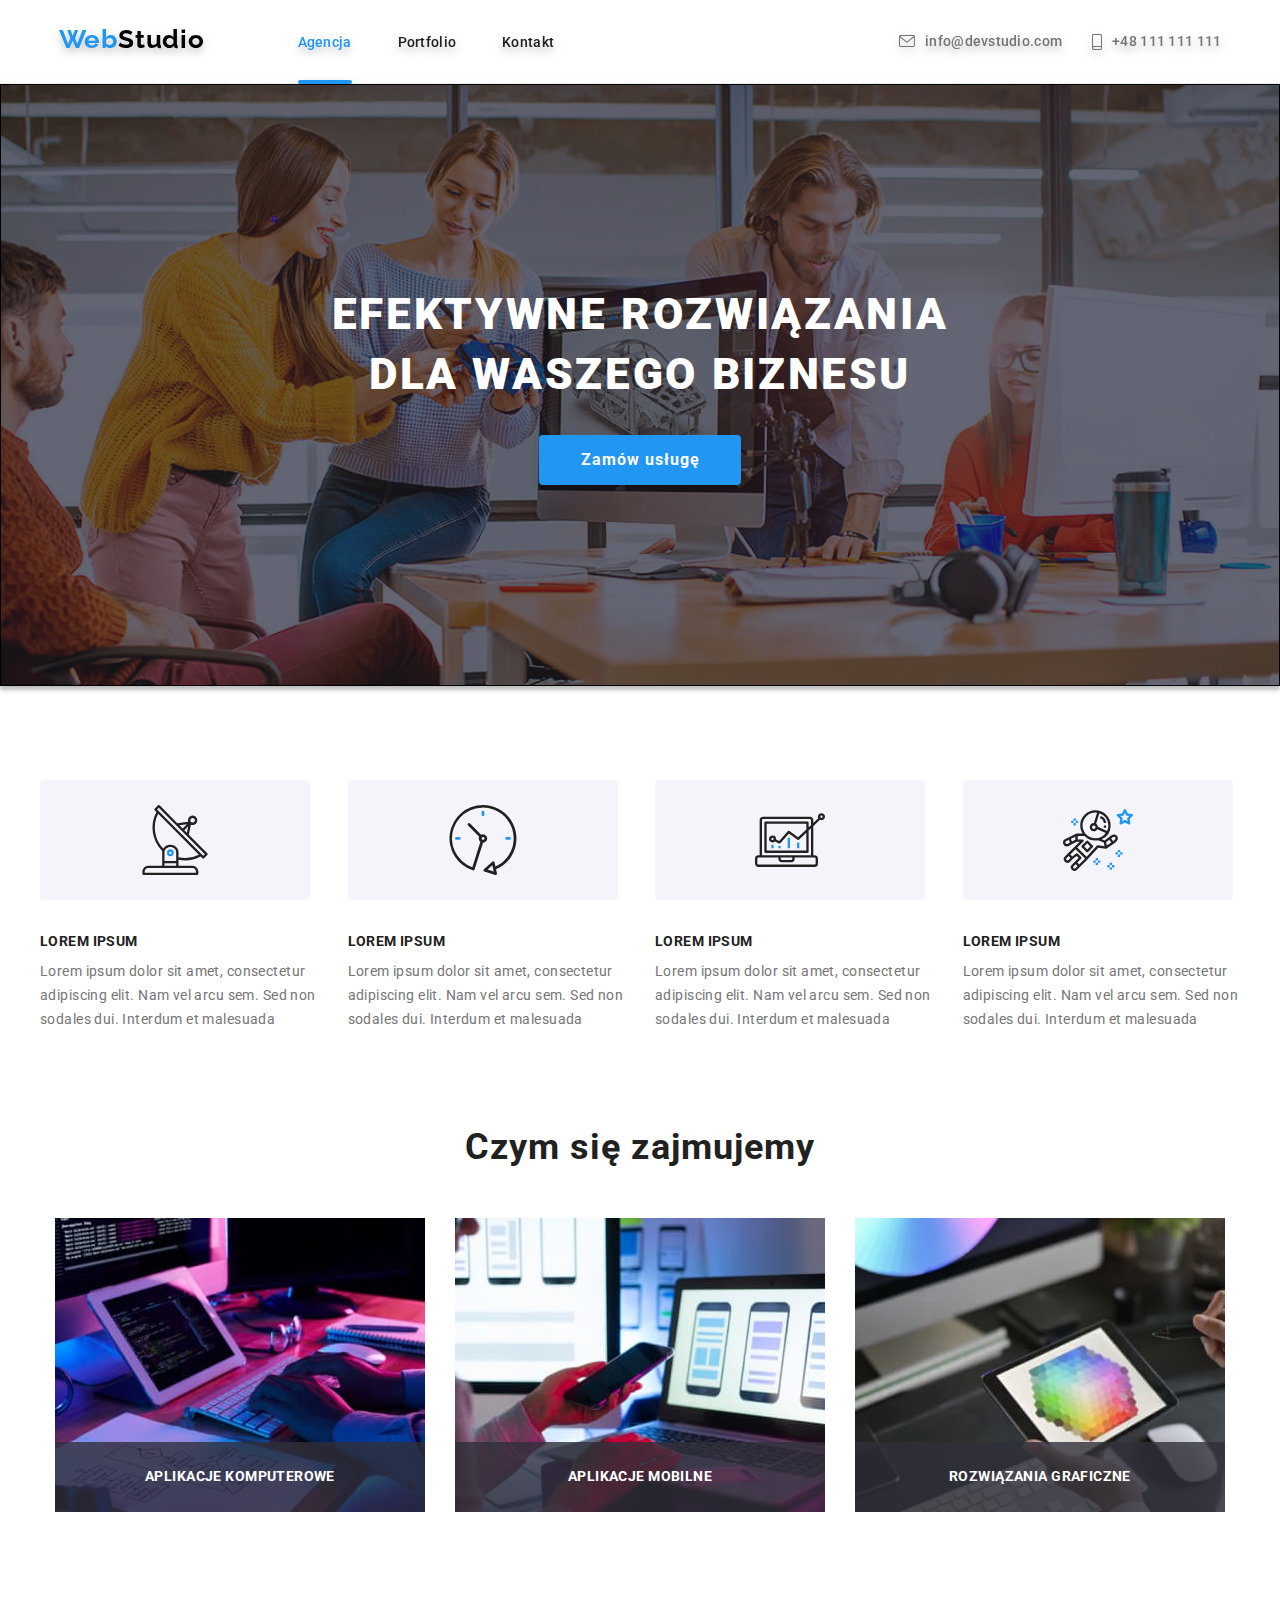
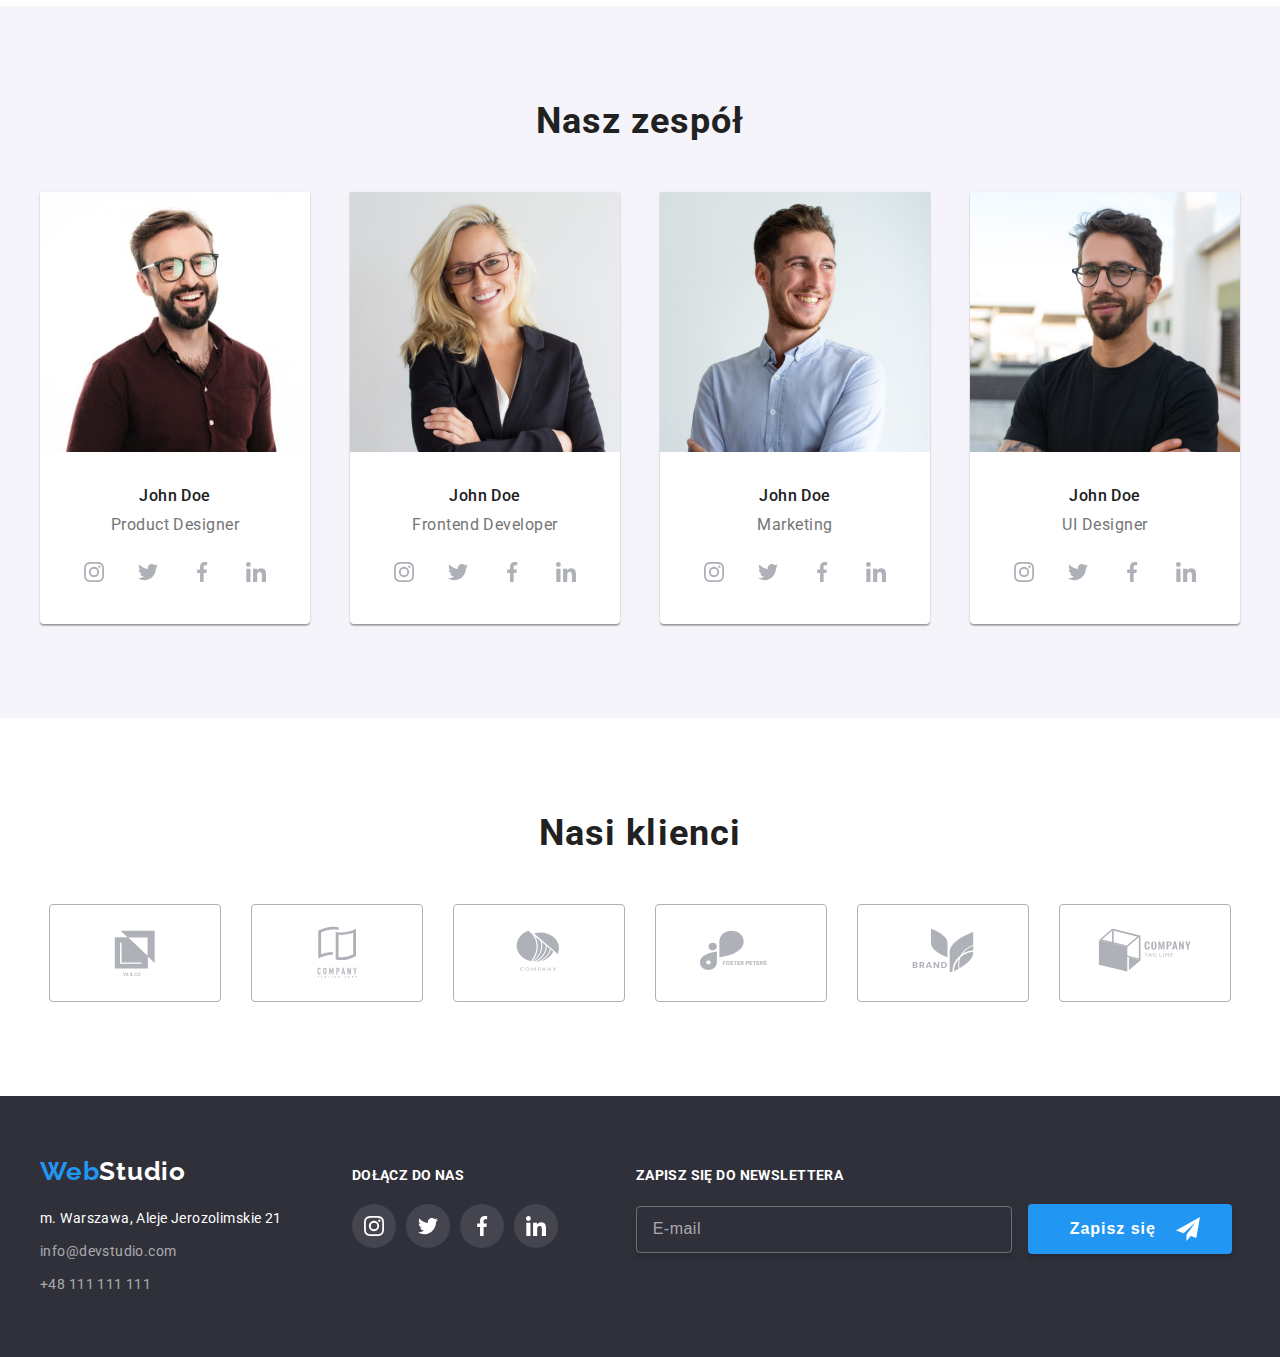
<file: index.html>
<!DOCTYPE html>
<html lang="pl">
  <head>
    <meta charset="UTF-8" />
    <meta http-equiv="X-UA-Compatible" content="IE=edge" />
    <meta
      name="description"
      content="Strona internetowa dotycząca rozwiązań biznesowych"
    />
    <title>Studio</title>
    <link rel="preconnect" href="https://fonts.googleapis.com" />
    <link rel="preconnect" href="https://fonts.gstatic.com" crossorigin />
    <link
      href="https://fonts.googleapis.com/css2?family=Raleway:wght@700&family=Roboto:wght@400;500;700;900&display=swap"
      rel="stylesheet"
    />
    <link
      rel="stylesheet"
      href="https://cdnjs.cloudflare.com/ajax/libs/modern-normalize/1.1.0/modern-normalize.min.css"
      integrity="sha512-wpPYUAdjBVSE4KJnH1VR1HeZfpl1ub8YT/NKx4PuQ5NmX2tKuGu6U/JRp5y+Y8XG2tV+wKQpNHVUX03MfMFn9Q=="
      crossorigin="anonymous"
      referrerpolicy="no-referrer"
    />
    <link href="./css/style.css" rel="stylesheet" />
  </head>
  <body>
    <header class="page-header">
      <div class="container">
        <div class="logo-box-header">
          <a class="logo" href="#">
            <span class="logo-style">Web</span>Studio</a
          >
        </div>
        <nav class="navigation">
          <ul class="menu">
            <div class="active">
              <li><a class="link" href="#">Agencja</a></li>
            </div>
            <li><a class="link" href="./portfolio.html">Portfolio</a></li>
            <li><a class="link" href="#">Kontakt</a></li>
          </ul>
        </nav>
        <ul class="contact-list">
          <li>
            <a class="contact" href="mailto:info@devstudio.com">
              <svg class="icon-envelope" width="16" height="12">
                <use href="./images/icons.svg#icon-envelope"></use>
              </svg>
              info@devstudio.com
            </a>
          </li>
          <li>
            <a class="contact" href="tel:+48111111111">
              <svg class="icon-smartphone" width="10" height="16">
                <use href="./images/icons.svg#icon-smartphone"></use>
              </svg>
              +48 111 111 111
            </a>
          </li>
        </ul>
      </div>
    </header>
    <main>
      <section class="section-1-main-page section">
        <div class="container">
          <div>
            <div class="h1-box">
              <h1 class="h1-style-main-page">
                EFEKTYWNE ROZWIĄZANIA DLA WASZEGO BIZNESU
              </h1>
            </div>
            <div class="button-box">
              <button class="button-main-page" type="button" data-modal-open>
                Zamów usługę
              </button>
            </div>
            <div class="backdrop is-hidden" data-modal>
              <div class="modal">
                <p class="title-form">Zostaw swoje dane w formularzu poniżej</p>
                <form class="form">
                  <label class="label" for="user_name">Imię</label>
                  <input
                    class="input"
                    type="text"
                    name="username"
                    id="user_name"
                  />
                  <label class="label" for="user_phone">Telefon</label>
                  <input
                    class="input"
                    type="tel"
                    name="phone_number"
                    id="user_phone"
                  />
                  <label class="label" for="user_email">Email</label>
                  <input
                    class="input"
                    type="email"
                    name="email"
                    id="user_email"
                  />
                  <label class="label" for="comment">Komentarz</label>
                  <textarea
                    class="text-area"
                    name="comment"
                    placeholder="Wprowadź tekst"
                    id="comment"
                  ></textarea>
                  <label class="check">
                    <input class="checkbox" type="checkbox" name="check" />
                    <span class="text-checkbox"
                      >Oświadczam iż akceptuję
                      <a class="link-checkbox" href="#">Regulamin</a> i
                      <a class="link-checkbox" href="#"
                        >Politykę Prywatności.</a
                      ></span
                    ></label
                  >
                  <button class="button-send" type="submit">Wyślij</button>
                </form>
                <button class="close-button" type="button" data-modal-close>
                  X
                </button>
              </div>
            </div>
          </div>
        </div>
      </section>
      <section class="section-2-main-page section">
        <div class="container">
          <ul class="text-list">
            <li>
              <svg width="270" height="120">
                <use href="./images/icons.svg#icon-antenna"></use>
              </svg>
              <h4 class="title-main-page">LOREM IPSUM</h4>
              <p class="text-main-page">
                Lorem ipsum dolor sit amet, consectetur adipiscing elit. Nam vel
                arcu sem. Sed non sodales dui. Interdum et malesuada
              </p>
            </li>
            <li>
              <svg width="270" height="120">
                <use href="./images/icons.svg#icon-clock"></use>
              </svg>
              <h4 class="title-main-page">LOREM IPSUM</h4>
              <p class="text-main-page">
                Lorem ipsum dolor sit amet, consectetur adipiscing elit. Nam vel
                arcu sem. Sed non sodales dui. Interdum et malesuada
              </p>
            </li>
            <li>
              <svg width="270" height="120">
                <use href="./images/icons.svg#icon-diagram"></use>
              </svg>
              <h4 class="title-main-page">LOREM IPSUM</h4>
              <p class="text-main-page">
                Lorem ipsum dolor sit amet, consectetur adipiscing elit. Nam vel
                arcu sem. Sed non sodales dui. Interdum et malesuada
              </p>
            </li>
            <li>
              <svg width="270" height="120">
                <use href="./images/icons.svg#icon-astronaut"></use>
              </svg>
              <h4 class="title-main-page">LOREM IPSUM</h4>
              <p class="text-main-page">
                Lorem ipsum dolor sit amet, consectetur adipiscing elit. Nam vel
                arcu sem. Sed non sodales dui. Interdum et malesuada
              </p>
            </li>
          </ul>
        </div>
      </section>
      <section class="section">
        <div class="container">
          <div class="section-what-we-do">
            <div class="h2-box">
              <h2 class="h2-style-main-page">Czym się zajmujemy</h2>
            </div>
            <ul class="images-list">
              <li class="images-overlay">
                <img
                  src="./images/img1.jpg"
                  alt="Programista pracuje przy swoim stanowisku"
                  width="370"
                  height="294"
                />
                <div class="overlay">
                  <p class="text-overlay">APLIKACJE KOMPUTEROWE</p>
                </div>
              </li>
              <li class="images-overlay">
                <img
                  src="./images/img2.jpg"
                  alt="Projektant Web UI opracowuje aplikację na smartfony"
                  width="370"
                  height="294"
                />
                <div class="overlay">
                  <p class="text-overlay">APLIKACJE MOBILNE</p>
                </div>
              </li>
              <li class="images-overlay">
                <img
                  src="./images/img3.jpg"
                  alt="Dobór kolorów na tablecie graficznym"
                  width="370"
                  height="294"
                />
                <div class="overlay">
                  <p class="text-overlay">ROZWIĄZANIA GRAFICZNE</p>
                </div>
              </li>
            </ul>
          </div>
        </div>
      </section>
      <section class="section-4-main-page">
        <div class="container">
          <div class="section">
            <div class="h2-box-team">
              <h2 class="h2-style-main-page">Nasz zespół</h2>
            </div>
            <ul class="profile-list">
              <li>
                <figure class="profile-box">
                  <img
                    src="./images/img4.jpg"
                    alt="Zdjęcie członka zespołu imieniem John Doe"
                    width="270"
                    height="260"
                  />
                  <figcaption class="figcaption">
                    <p class="figcaption-name-main-page">John Doe</p>
                    <p class="figcaption-position-main-page">
                      Product Designer
                    </p>
                    <div>
                      <ul class="social-links-list">
                        <li class="social-links">
                          <svg class="ellipse" width="20" height="20">
                            <use
                              href="./images/icons.svg#icon-instagram1"
                            ></use>
                          </svg>
                        </li>
                        <li class="social-links">
                          <svg class="ellipse" width="20" height="20">
                            <use href="./images/icons.svg#icon-twitter1"></use>
                          </svg>
                        </li>
                        <li class="social-links">
                          <svg class="ellipse" width="20" height="20">
                            <use href="./images/icons.svg#icon-facebook1"></use>
                          </svg>
                        </li>
                        <li class="social-links">
                          <svg class="ellipse" width="20" height="20">
                            <use href="./images/icons.svg#icon-linkedin1"></use>
                          </svg>
                        </li>
                      </ul>
                    </div>
                  </figcaption>
                </figure>
              </li>
              <li>
                <figure class="profile-box">
                  <img
                    src="./images/img5.jpg"
                    alt="Zdjęcie członka zespołu imieniem John Doe"
                    width="270"
                    height="260"
                  />
                  <figcaption class="figcaption">
                    <p class="figcaption-name-main-page">John Doe</p>
                    <p class="figcaption-position-main-page">
                      Frontend Developer
                    </p>
                    <div>
                      <ul class="social-links-list">
                        <li class="social-links">
                          <svg class="ellipse" width="20" height="20">
                            <use
                              href="./images/icons.svg#icon-instagram1"
                            ></use>
                          </svg>
                        </li>
                        <li class="social-links">
                          <svg class="ellipse" width="20" height="20">
                            <use href="./images/icons.svg#icon-twitter1"></use>
                          </svg>
                        </li>
                        <li class="social-links">
                          <svg class="ellipse" width="20" height="20">
                            <use href="./images/icons.svg#icon-facebook1"></use>
                          </svg>
                        </li>
                        <li class="social-links">
                          <svg class="ellipse" width="20" height="20">
                            <use href="./images/icons.svg#icon-linkedin1"></use>
                          </svg>
                        </li>
                      </ul>
                    </div>
                  </figcaption>
                </figure>
              </li>
              <li>
                <figure class="profile-box">
                  <img
                    src="./images/img6.jpg"
                    alt="Zdjęcie członka zespołu imieniem John Doe"
                    width="270"
                    height="260"
                  />
                  <figcaption class="figcaption">
                    <p class="figcaption-name-main-page">John Doe</p>
                    <p class="figcaption-position-main-page">Marketing</p>
                    <div>
                      <ul class="social-links-list">
                        <li class="social-links">
                          <svg class="ellipse" width="20" height="20">
                            <use
                              href="./images/icons.svg#icon-instagram1"
                            ></use>
                          </svg>
                        </li>
                        <li class="social-links">
                          <svg class="ellipse" width="20" height="20">
                            <use href="./images/icons.svg#icon-twitter1"></use>
                          </svg>
                        </li>
                        <li class="social-links">
                          <svg class="ellipse" width="20" height="20">
                            <use href="./images/icons.svg#icon-facebook1"></use>
                          </svg>
                        </li>
                        <li class="social-links">
                          <svg class="ellipse" width="20" height="20">
                            <use href="./images/icons.svg#icon-linkedin1"></use>
                          </svg>
                        </li>
                      </ul>
                    </div>
                  </figcaption>
                </figure>
              </li>
              <li>
                <figure class="profile-box">
                  <img
                    src="./images/img7.jpg"
                    alt="Zdjęcie członka zespołu imieniem John Doe"
                    width="270"
                    height="260"
                  />
                  <figcaption class="figcaption">
                    <p class="figcaption-name-main-page">John Doe</p>
                    <p class="figcaption-position-main-page">UI Designer</p>
                    <div>
                      <ul class="social-links-list">
                        <li class="social-links">
                          <svg class="ellipse" width="20" height="20">
                            <use
                              href="./images/icons.svg#icon-instagram1"
                            ></use>
                          </svg>
                        </li>
                        <li class="social-links">
                          <svg class="ellipse" width="20" height="20">
                            <use href="./images/icons.svg#icon-twitter1"></use>
                          </svg>
                        </li>
                        <li class="social-links">
                          <svg class="ellipse" width="20" height="20">
                            <use href="./images/icons.svg#icon-facebook1"></use>
                          </svg>
                        </li>
                        <li class="social-links">
                          <svg class="ellipse" width="20" height="20">
                            <use href="./images/icons.svg#icon-linkedin1"></use>
                          </svg>
                        </li>
                      </ul>
                    </div>
                  </figcaption>
                </figure>
              </li>
            </ul>
          </div>
        </div>
      </section>
      <section class="section">
        <div class="container">
          <div class="section-our-clients">
            <h2 class="h2-style-main-page">Nasi klienci</h2>
            <ul class="clients-list">
              <li class="client client-1">
                <svg class="logo-client" width="41" height="46.7">
                  <use href="./images/icons.svg#icon-client1"></use>
                </svg>
              </li>
              <li class="client client-2">
                <svg class="logo-client" width="40" height="52">
                  <use href="./images/icons.svg#icon-client2"></use>
                </svg>
              </li>
              <li class="client client-3">
                <svg class="logo-client" width="43.46" height="41.18">
                  <use href="./images/icons.svg#icon-client3"></use>
                </svg>
              </li>
              <li class="client client-4">
                <svg class="logo-client-foster" width="84.44" height="40.62">
                  <use href="./images/icons.svg#icon-client4"></use>
                </svg>
              </li>
              <li class="client client-5">
                <svg class="logo-client" width="62.54" height="45.43">
                  <use href="./images/icons.svg#icon-client5"></use>
                </svg>
              </li>
              <li class="client client-6">
                <svg class="logo-client" width="93.79" height="43.93">
                  <use href="./images/icons.svg#icon-client6"></use>
                </svg>
              </li>
            </ul>
          </div>
        </div>
      </section>
    </main>
    <footer class="footer-style">
      <div class="container">
        <div class="footer-box">
          <div class="logo-box-footer">
            <a class="logo-footer" href="#">
              <span class="logo-style">Web</span>Studio</a
            >
          </div>
          <address class="address-box">
            <p class="address-style">m. Warszawa, Aleje Jerozolimskie 21</p>
            <p>
              <a class="contact-footer" href="mailto:info@devstudio.com"
                >info@devstudio.com</a
              >
            </p>
            <p>
              <a class="contact-footer" href="tel:+48111111111"
                >+48 111 111 111</a
              >
            </p>
          </address>
        </div>
        <div class="footer-social-links">
          <p class="text-join-us">DOŁĄCZ DO NAS</p>
          <ul class="social-links-list">
            <li class="social-links-background">
              <svg class="footer-ellipse" width="20" height="20">
                <use href="./images/icons.svg#icon-instagram1"></use>
              </svg>
            </li>
            <li class="social-links-background">
              <svg class="footer-ellipse" width="20" height="20">
                <use href="./images/icons.svg#icon-twitter1"></use>
              </svg>
            </li>
            <li class="social-links-background">
              <svg class="footer-ellipse" width="20" height="20">
                <use href="./images/icons.svg#icon-facebook1"></use>
              </svg>
            </li>
            <li class="social-links-background">
              <svg class="footer-ellipse" width="20" height="20">
                <use href="./images/icons.svg#icon-linkedin1"></use>
              </svg>
            </li>
          </ul>
        </div>
        <div class="form-footer">
          <form>
            <label for="useremail"></label>
            <p class="text-sign-up">ZAPISZ SIĘ DO NEWSLETTERA</p>
            <input
              class="input-email"
              type="email"
              name="email"
              placeholder="E-mail"
              id="useremail"
            />
            <button class="button-text-sign-up" type="submit">
              Zapisz się
              <svg class="icon-send" width="24" height="24">
                <use href="./images/icons.svg#icon-send"></use>
              </svg>
            </button>
          </form>
        </div>
      </div>
    </footer>
    <script src="./js/modal.js"></script>
  </body>
</html>
</file>
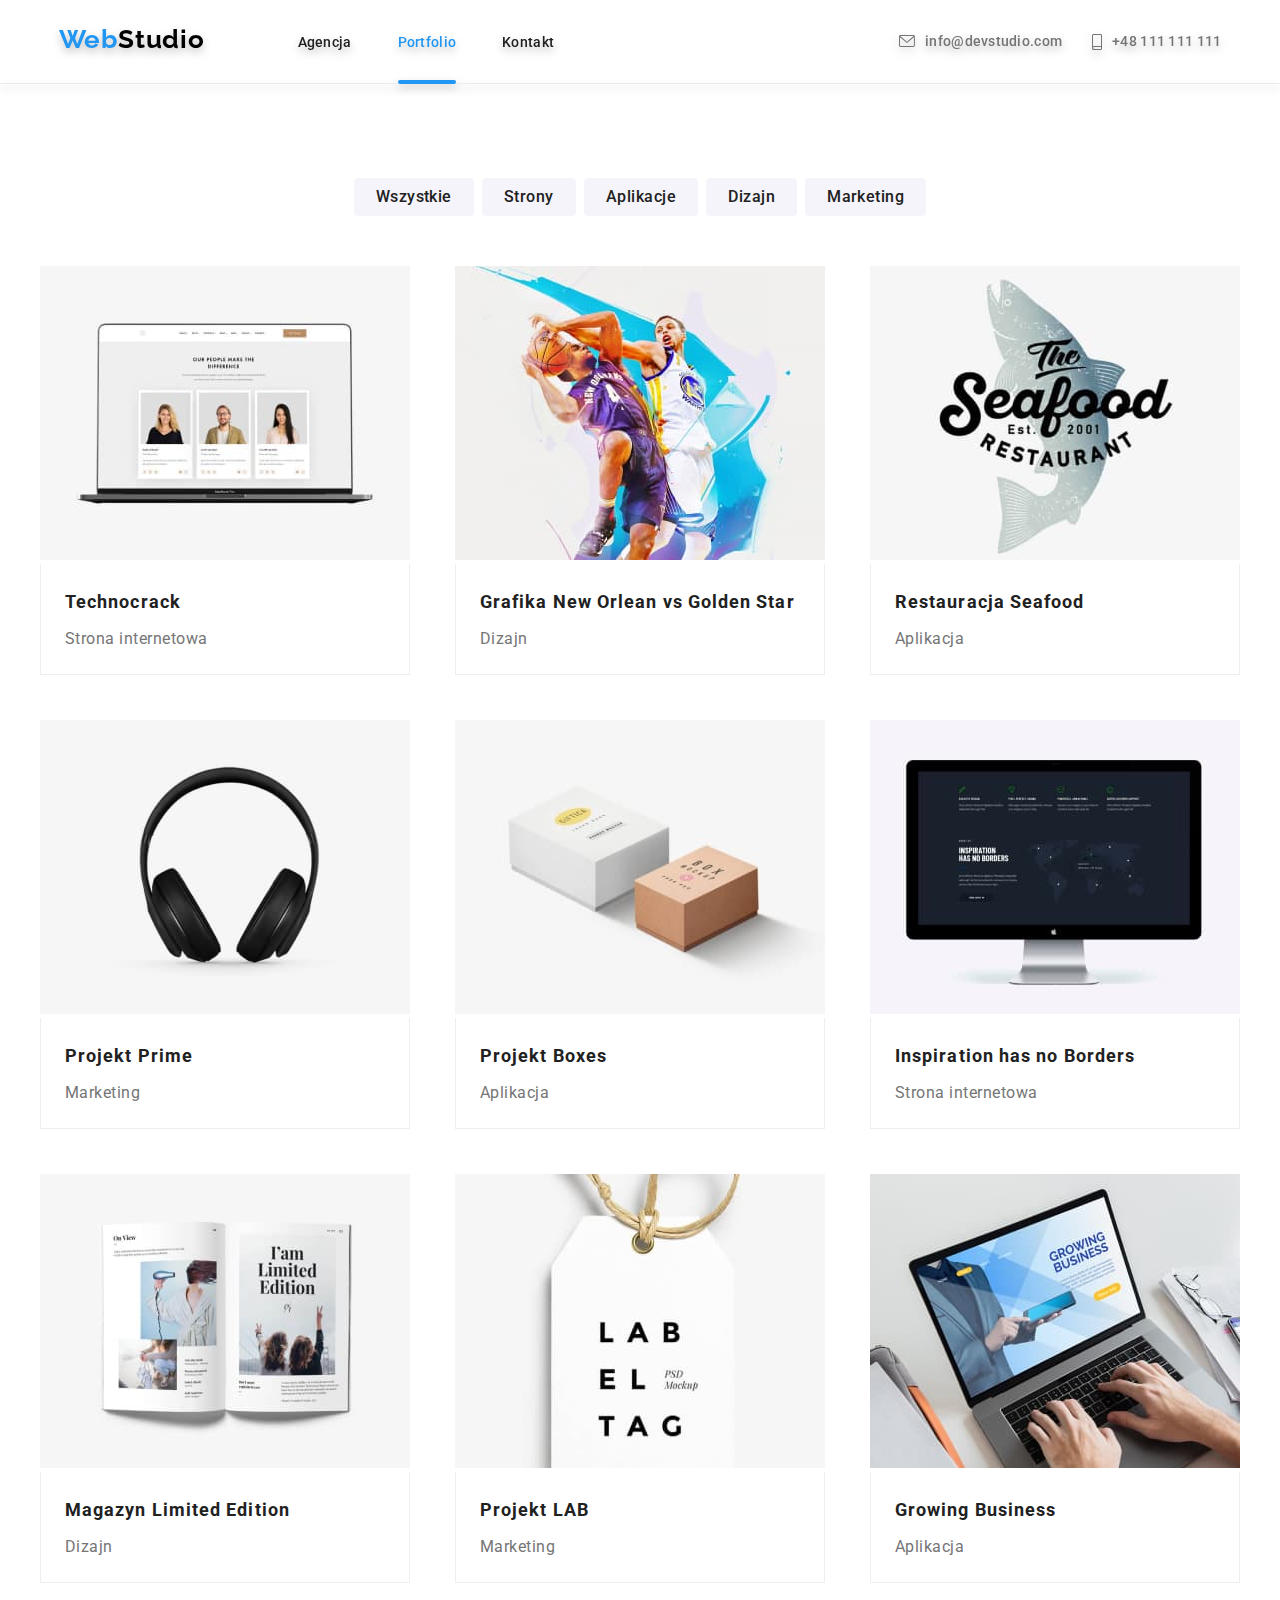
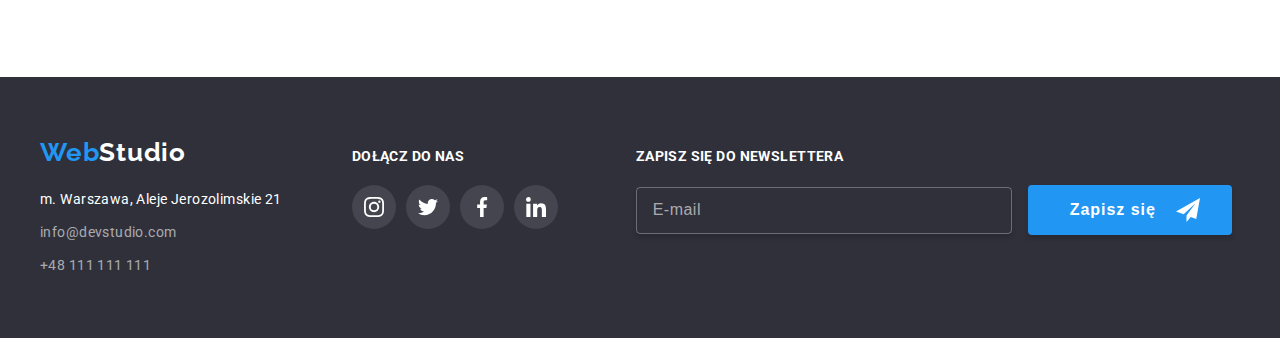
<file: portfolio.html>
<!DOCTYPE html>
<html lang="pl">
  <head>
    <meta charset="UTF-8" />
    <meta http-equiv="X-UA-Compatible" content="IE=edge" />
    <meta name="viewport" content="width=device-width, initial-scale=1.0" />
    <title>Portfolio</title>
    <link rel="preconnect" href="https://fonts.googleapis.com" />
    <link rel="preconnect" href="https://fonts.gstatic.com" crossorigin />
    <link
      href="https://fonts.googleapis.com/css2?family=Raleway:wght@700&family=Roboto:wght@400;500;700;900&display=swap"
      rel="stylesheet"
    />
    <link
      rel="stylesheet"
      href="https://cdnjs.cloudflare.com/ajax/libs/modern-normalize/1.1.0/modern-normalize.min.css"
      integrity="sha512-wpPYUAdjBVSE4KJnH1VR1HeZfpl1ub8YT/NKx4PuQ5NmX2tKuGu6U/JRp5y+Y8XG2tV+wKQpNHVUX03MfMFn9Q=="
      crossorigin="anonymous"
      referrerpolicy="no-referrer"
    />
    <link href="./css/style.css" rel="stylesheet" />
  </head>
  <body>
    <header class="page-header">
      <div class="container">
        <div class="logo-box-header">
          <a class="logo" href="./index.html">
            <span class="logo-style">Web</span>Studio</a
          >
        </div>
        <nav class="navigation">
          <ul class="menu">
            <li><a class="link" href="./index.html">Agencja</a></li>
            <div class="active">
              <li><a class="link" href="#">Portfolio</a></li>
            </div>
            <li><a class="link" href="#">Kontakt</a></li>
          </ul>
        </nav>
        <ul class="contact-list">
          <li>
            <a class="contact" href="mailto:info@devstudio.com">
              <svg class="icon-envelope" width="16" height="12">
                <use href="./images/icons.svg#icon-envelope"></use>
              </svg>
              info@devstudio.com
            </a>
          </li>
          <li>
            <a class="contact" href="tel:+48111111111">
              <svg class="icon-smartphone" width="10" height="16">
                <use href="./images/icons.svg#icon-smartphone"></use>
              </svg>
              +48 111 111 111
            </a>
          </li>
        </ul>
      </div>
    </header>
    <main class="section">
      <div class="container">
        <div>
          <div>
            <ul class="filters">
              <li>
                <button class="filter-1 button" type="button">Wszystkie</button>
              </li>
              <li>
                <button class="filter-2 button" type="button">Strony</button>
              </li>
              <li>
                <button class="filter-3 button" type="button">Aplikacje</button>
              </li>
              <li>
                <button class="filter-4 button" type="button">Dizajn</button>
              </li>
              <li>
                <button class="filter-5 button" type="button">Marketing</button>
              </li>
            </ul>
          </div>
          <div>
            <ul class="projects">
              <li>
                <article class="card">
                  <div class="cards-hover">
                    <img
                      src="./images/images-porfolio/techno.jpg"
                      alt="Zdjęcie laptopa z wyświetloną stroną internetową"
                      width="370"
                      height="294"
                    />
                    <div class="overlay-portfolio">
                      <p class="text-overlay-portfolio">
                        Technocrack jest popularną platformą wykorzystywaną do
                        rozpowszechniania koronawirusa. Firmy wykorzystują tę
                        platformę do celów szpiegowskich i ataków na
                        niezabezpieczone serwery konkurencji
                      </p>
                    </div>
                  </div>
                  <div class="card-text-border">
                    <div class="card-text">
                      <h3 class="title-portfolio">Technocrack</h3>
                      <p class="category-portfolio">Strona internetowa</p>
                    </div>
                  </div>
                </article>
              </li>
              <li>
                <article class="card">
                  <div class="cards-hover">
                    <img
                      src="./images/images-porfolio/grafika.jpg"
                      alt="Zdjęcie dwóch koszykarzy"
                      width="370"
                      height="294"
                    />
                    <div class="overlay-portfolio">
                      <p class="text-overlay-portfolio">
                        Technocrack jest popularną platformą wykorzystywaną do
                        rozpowszechniania koronawirusa. Firmy wykorzystują tę
                        platformę do celów szpiegowskich i ataków na
                        niezabezpieczone serwery konkurencji
                      </p>
                    </div>
                  </div>
                  <div class="card-text-border">
                    <div class="card-text">
                      <h3 class="title-portfolio">
                        Grafika New Orlean vs Golden Star
                      </h3>
                      <p class="category-portfolio">Dizajn</p>
                    </div>
                  </div>
                </article>
              </li>
              <li>
                <article class="card">
                  <div class="cards-hover">
                    <img
                      src="./images/images-porfolio/restauracja.jpg"
                      alt="Logo restauracji"
                      width="370"
                      height="294"
                    />
                    <div class="overlay-portfolio">
                      <p class="text-overlay-portfolio">
                        Technocrack jest popularną platformą wykorzystywaną do
                        rozpowszechniania koronawirusa. Firmy wykorzystują tę
                        platformę do celów szpiegowskich i ataków na
                        niezabezpieczone serwery konkurencji
                      </p>
                    </div>
                  </div>
                  <div class="card-text-border">
                    <div class="card-text">
                      <h3 class="title-portfolio">Restauracja Seafood</h3>
                      <p class="category-portfolio">Aplikacja</p>
                    </div>
                  </div>
                </article>
              </li>
              <li>
                <article class="card">
                  <div class="cards-hover">
                    <img
                      src="./images/images-porfolio/prime.jpg"
                      alt="Headphone"
                      width="370"
                      height="294"
                    />
                    <div class="overlay-portfolio">
                      <p class="text-overlay-portfolio">
                        Technocrack jest popularną platformą wykorzystywaną do
                        rozpowszechniania koronawirusa. Firmy wykorzystują tę
                        platformę do celów szpiegowskich i ataków na
                        niezabezpieczone serwery konkurencji
                      </p>
                    </div>
                  </div>
                  <div class="card-text-border">
                    <div class="card-text">
                      <h3 class="title-portfolio">Projekt Prime</h3>
                      <p class="category-portfolio">Marketing</p>
                    </div>
                  </div>
                </article>
              </li>
              <li>
                <article class="card">
                  <div class="cards-hover">
                    <img
                      src="./images/images-porfolio/boxes.jpg"
                      alt="Dwa małe pudełka"
                      width="370"
                      height="294"
                    />
                    <div class="overlay-portfolio">
                      <p class="text-overlay-portfolio">
                        Technocrack jest popularną platformą wykorzystywaną do
                        rozpowszechniania koronawirusa. Firmy wykorzystują tę
                        platformę do celów szpiegowskich i ataków na
                        niezabezpieczone serwery konkurencji
                      </p>
                    </div>
                  </div>
                  <div class="card-text-border">
                    <div class="card-text">
                      <h3 class="title-portfolio">Projekt Boxes</h3>
                      <p class="category-portfolio">Aplikacja</p>
                    </div>
                  </div>
                </article>
              </li>
              <li>
                <article class="card">
                  <div class="cards-hover">
                    <img
                      src="./images/images-porfolio/inspiration.jpg"
                      alt="Zdjęcie monitora z wyświetloną stroną internetową"
                      width="370"
                      height="294"
                    />
                    <div class="overlay-portfolio">
                      <p class="text-overlay-portfolio">
                        Technocrack jest popularną platformą wykorzystywaną do
                        rozpowszechniania koronawirusa. Firmy wykorzystują tę
                        platformę do celów szpiegowskich i ataków na
                        niezabezpieczone serwery konkurencji
                      </p>
                    </div>
                  </div>
                  <div class="card-text-border">
                    <div class="card-text">
                      <h3 class="title-portfolio">
                        Inspiration has no Borders
                      </h3>
                      <p class="category-portfolio">Strona internetowa</p>
                    </div>
                  </div>
                </article>
              </li>
              <li>
                <article class="card">
                  <div class="cards-hover">
                    <img
                      src="./images/images-porfolio/magazyn.jpg"
                      alt="Zdjęcie magazynu"
                      width="370"
                      height="294"
                    />
                    <div class="overlay-portfolio">
                      <p class="text-overlay-portfolio">
                        Technocrack jest popularną platformą wykorzystywaną do
                        rozpowszechniania koronawirusa. Firmy wykorzystują tę
                        platformę do celów szpiegowskich i ataków na
                        niezabezpieczone serwery konkurencji
                      </p>
                    </div>
                  </div>
                  <div class="card-text-border">
                    <div class="card-text">
                      <h3 class="title-portfolio">Magazyn Limited Edition</h3>
                      <p class="category-portfolio">Dizajn</p>
                    </div>
                  </div>
                </article>
              </li>
              <li>
                <article class="card">
                  <div class="cards-hover">
                    <img
                      src="./images/images-porfolio/lab.jpg"
                      alt="Zdjęcie etykietki"
                      width="370"
                      height="294"
                    />
                    <div class="overlay-portfolio">
                      <p class="text-overlay-portfolio">
                        Technocrack jest popularną platformą wykorzystywaną do
                        rozpowszechniania koronawirusa. Firmy wykorzystują tę
                        platformę do celów szpiegowskich i ataków na
                        niezabezpieczone serwery konkurencji
                      </p>
                    </div>
                  </div>
                  <div class="card-text-border">
                    <div class="card-text">
                      <h3 class="title-portfolio">Projekt LAB</h3>
                      <p class="category-portfolio">Marketing</p>
                    </div>
                  </div>
                </article>
              </li>
              <li>
                <article class="card">
                  <div class="cards-hover">
                    <img
                      src="./images/images-porfolio/growing.jpg"
                      alt="Osoba pisząca na klawiaturze laptopa z wyświetloną stroną internetową Growing Business"
                      width="370"
                      height="294"
                    />
                    <div class="overlay-portfolio">
                      <p class="text-overlay-portfolio">
                        Technocrack jest popularną platformą wykorzystywaną do
                        rozpowszechniania koronawirusa. Firmy wykorzystują tę
                        platformę do celów szpiegowskich i ataków na
                        niezabezpieczone serwery konkurencji
                      </p>
                    </div>
                  </div>
                  <div class="card-text-border">
                    <div class="card-text">
                      <h3 class="title-portfolio">Growing Business</h3>
                      <p class="category-portfolio">Aplikacja</p>
                    </div>
                  </div>
                </article>
              </li>
            </ul>
          </div>
        </div>
      </div>
    </main>
    <footer class="footer-style">
      <div class="container">
        <div class="footer-box">
          <div class="logo-box-footer">
            <a class="logo-footer" href="./index.html">
              <span class="logo-style">Web</span>Studio</a
            >
          </div>
          <address class="address-box">
            <p class="address-style">m. Warszawa, Aleje Jerozolimskie 21</p>
            <p class="mail-footer">
              <a class="contact-footer" href="mailto:info@devstudio.com"
                >info@devstudio.com</a
              >
            </p>
            <p class="tel-footer">
              <a class="contact-footer" href="tel:+48111111111"
                >+48 111 111 111</a
              >
            </p>
          </address>
        </div>
        <div class="footer-social-links">
          <p class="text-join-us">DOŁĄCZ DO NAS</p>
          <ul class="social-links-list">
            <li class="social-links-background">
              <svg class="footer-ellipse" width="20" height="20">
                <use href="./images/icons.svg#icon-instagram1"></use>
              </svg>
            </li>
            <li class="social-links-background">
              <svg class="footer-ellipse" width="20" height="20">
                <use href="./images/icons.svg#icon-twitter1"></use>
              </svg>
            </li>
            <li class="social-links-background">
              <svg class="footer-ellipse" width="20" height="20">
                <use href="./images/icons.svg#icon-facebook1"></use>
              </svg>
            </li>
            <li class="social-links-background">
              <svg class="footer-ellipse" width="20" height="20">
                <use href="./images/icons.svg#icon-linkedin1"></use>
              </svg>
            </li>
          </ul>
        </div>
        <div class="form-footer">
          <form>
            <label for="user_email"></label>
            <p class="text-sign-up">ZAPISZ SIĘ DO NEWSLETTERA</p>
            <input
              class="input-email"
              type="email"
              name="email"
              placeholder="E-mail"
              id="user_email"
            />
            <button class="button-text-sign-up" type="submit">
              Zapisz się
              <svg class="icon-send" width="24" height="24">
                <use href="./images/icons.svg#icon-send"></use>
              </svg>
            </button>
          </form>
        </div>
      </div>
    </footer>
  </body>
</html>
</file>
<file: css/style.css>
* {
  margin: 0;
  padding: 0;
}
:root {
  --main-text-color: #212121;
  --color-hover: #2196f3;
  --color-logo-header: #000;
  --color-text-primary: #757575;
  --color-text-secondary: #fff;
  --color-background-primary: #2f303a;
  --color-contact-footer: #fff9;
  --color-background-secondary: #f5f4fa;
}
body {
  font-family: "Roboto", sans-serif;
  color: var(--main-text-color);
}
.container {
  max-width: 1200px;
  margin: 0 auto;
  display: flex;
}
.page-header {
  display: flex;
  align-items: center;
  border-bottom: 1px solid #ececec;
  filter: drop-shadow(0px 4px 4px rgba(0, 0, 0, 0.25));
}
.logo-box-header {
  padding-top: 24px;
  padding-bottom: 25px;
}
.navigation {
  display: flex;
  align-items: center;
  padding-top: 32px;
  padding-bottom: 32px;
}
.menu {
  display: flex;
  gap: 46px;
  list-style-type: none;
  margin-left: 93px;
}
.contact-list {
  display: flex;
  align-items: center;
  list-style-type: none;
  gap: 30px;
  margin-left: 345px;
}
.logo {
  font-family: "Raleway";
  font-weight: 700;
  font-size: 26px;
  line-height: 1.19;
  letter-spacing: 0.03em;
  text-decoration: none;
  color: var(--color-logo-header);
}
.logo-style {
  color: var(--color-hover);
}
body .link {
  font-weight: 500;
  font-size: 14px;
  line-height: 1.14;
  letter-spacing: 0.02em;
  text-decoration: none;
  color: inherit;
}
.link:hover,
.link:focus {
  color: var(--color-hover);
  transition-duration: 250ms;
  transition-timing-function: cubic-bezier(0.4, 0, 0.2, 1);
}
.active {
  position: relative;
  color: var(--color-hover);
}
.active::after {
  content: "";
  position: absolute;
  background-color: var(--color-hover);
  border-radius: 2px;
  display: block;
  width: 100%;
  height: 4px;
  bottom: -33px;
}
.contact {
  font-weight: 500;
  font-size: 14px;
  line-height: 1.14;
  letter-spacing: 0.02em;
  color: var(--color-text-primary);
  text-decoration: none;
  display: flex;
  align-items: center;
}
.icon-envelope,
.icon-smartphone {
  --color5: currentColor;
  margin-right: 10px;
}
.contact:hover,
.contact:focus {
  color: var(--color-hover);
  transition-duration: 250ms;
  transition-timing-function: cubic-bezier(0.4, 0, 0.2, 1);
}
.section {
  padding-top: 94px;
  padding-bottom: 94px;
}
.filters {
  list-style-type: none;
  display: flex;
  gap: 8px;
  margin-bottom: 50px;
  justify-content: center;
}
body .button {
  font-family: inherit;
  font-weight: 500;
  font-size: 16px;
  line-height: 1.63;
  text-align: center;
  letter-spacing: 0.03em;
  color: inherit;
  cursor: pointer;
  background-color: var(--color-background-secondary);
  border-radius: 4px;
  border: none;
  padding-bottom: 6px;
  padding-top: 6px;
  padding-left: 22px;
  padding-right: 22px;
}
.button:hover,
.button:focus {
  background-color: var(--color-hover);
  color: var(--color-text-secondary);
  box-shadow: 0px 3px 1px rgba(0, 0, 0, 0.1), 0px 1px 2px rgba(0, 0, 0, 0.08),
    0px 2px 2px rgba(0, 0, 0, 0.12);
  transition-duration: 250ms;
  transition-timing-function: cubic-bezier(0.4, 0, 0.2, 1);
}
.projects {
  display: flex;
  flex-wrap: wrap;
  gap: 45px;
  list-style-type: none;
}
.card {
  flex-basis: calc((100%-90px) / 3);
  display: flex;
  flex-direction: column;
  cursor: pointer;
}
.card:hover,
.card:focus {
  box-shadow: 0px 1px 1px rgba(0, 0, 0, 0.12), 0px 4px 4px rgba(0, 0, 0, 0.06),
    1px 4px 6px rgba(0, 0, 0, 0.16);
  transition-duration: 250ms;
  transition-timing-function: cubic-bezier(0.4, 0, 0.2, 1);
}
.cards-hover {
  position: relative;
  overflow: hidden;
}
.overlay-portfolio {
  position: absolute;
  width: 100%;
  height: 100%;
  background-color: rgba(33, 150, 243, 0.9);
  transform: translateY(0);
  transition-duration: 250ms;
  transition-timing-function: cubic-bezier(0.4, 0, 0.2, 1);
}
.cards-hover:hover .overlay-portfolio {
  transform: translateY(-100%);
}
.text-overlay-portfolio {
  font-size: 18px;
  line-height: 28px;
  letter-spacing: 0.03em;
  padding: 49px 45px 49px 24px;
  color: var(--color-text-secondary);
}
.card-text-border {
  border-right: 1px solid #eee;
  border-bottom: 1px solid #eee;
  border-left: 1px solid #eee;
  padding-bottom: 20px;
}
.card-text {
  display: flex;
  flex-direction: column;
  gap: 4px;
  padding-top: 20px;
  padding-left: 24px;
}
.title-portfolio {
  font-size: 18px;
  line-height: 2;
  letter-spacing: 0.06em;
}
.category-portfolio {
  font-size: 16px;
  line-height: 1.88;
  letter-spacing: 0.03em;
  color: var(--color-text-primary);
}
.footer-style {
  background-color: var(--color-background-primary);
}
.footer-box {
  padding-top: 60px;
  padding-bottom: 60px;
}
.logo-box-footer {
  margin-bottom: 20px;
}
.logo-footer {
  font-family: "Raleway";
  font-weight: 700;
  font-size: 26px;
  line-height: 1.19;
  letter-spacing: 0.03em;
  text-decoration: none;
  color: var(--color-text-secondary);
}
.address-box {
  display: flex;
  flex-direction: column;
  gap: 9px;
}
.address-style {
  font-style: normal;
  font-size: 14px;
  line-height: 1.71;
  letter-spacing: 0.03em;
  color: var(--color-text-secondary);
}
.contact-footer {
  font-style: normal;
  font-size: 14px;
  line-height: 1.71;
  letter-spacing: 0.03em;
  text-decoration: none;
  color: var(--color-contact-footer);
}
.contact-footer:hover,
.contact-footer:focus {
  color: var(--color-hover);
  transition-duration: 250ms;
  transition-timing-function: cubic-bezier(0.4, 0, 0.2, 1);
}
.footer-social-links {
  padding-top: 72px;
  padding-bottom: 100px;
  margin-left: 70px;
}
.text-join-us,
.text-sign-up {
  font-weight: 700;
  font-size: 14px;
  line-height: 1.14;
  letter-spacing: 0.03em;
  text-transform: uppercase;
  color: var(--color-text-secondary);
  margin-bottom: 20px;
}
.social-links-background {
  border-radius: 50%;
  padding: 12px;
  display: flex;
  justify-content: center;
  align-items: center;
  cursor: pointer;
  background-color: #ffffff1a;
  color: var(--color-text-secondary);
}
.footer-ellipse {
  --color1: currentColor;
}
.social-links-background:hover,
.social-links-background:focus {
  background-color: var(--color-hover);
  color: var(--color-text-secondary);
  transition-duration: 250ms;
  transition-timing-function: cubic-bezier(0.4, 0, 0.2, 1);
}
.form-footer {
  padding-top: 72px;
  padding-bottom: 94px;
  margin-left: 78px;
  display: flex;
}
.input-email {
  border: 1px solid rgba(255, 255, 255, 0.3);
  box-shadow: 0px 4px 4px rgba(0, 0, 0, 0.15);
  border-radius: 4px;
  background-color: transparent;
  padding-top: 15px;
  padding-bottom: 15px;
  padding-left: 16px;
  width: 358px;
}
.input-email::placeholder {
  font-size: 16px;
  line-height: 1.25;
  letter-spacing: 0.03em;
  color: rgba(255, 255, 255, 0.6);
}
.button-text-sign-up {
  font-weight: 700;
  font-size: 16px;
  line-height: 1.88;
  text-align: center;
  letter-spacing: 0.06em;
  color: var(--color-text-secondary);
  padding: 10px 76px 10px 42px;
  background-color: var(--color-hover);
  box-shadow: 0px 4px 4px rgba(0, 0, 0, 0.15);
  border-radius: 4px;
  border-style: none;
  margin-left: 12px;
  position: relative;
  cursor: pointer;
}
.icon-send {
  position: absolute;
  top: 50%;
  transform: translateY(-50%);
  left: 148px;
}
.section-1-main-page {
  background-color: var(--color-background-primary);
  padding-top: 200px;
  padding-bottom: 200px;
  background-image: linear-gradient(
      0deg,
      rgba(47, 48, 58, 0.4),
      rgba(47, 48, 58, 0.4)
    ),
    url("../images/imgback.jpg");
  background-position: center center;
  background-repeat: no-repeat;
  border: 1px solid #000000;
  box-shadow: 0px 4px 4px 0px #00000040;
}
.h1-box {
  padding-right: 252px;
  margin-bottom: 30px;
  padding-left: 252px;
}
.h1-style-main-page {
  font-weight: 900;
  font-size: 44px;
  line-height: 1.36;
  text-align: center;
  letter-spacing: 0.06em;
  text-transform: uppercase;
  color: var(--color-text-secondary);
}
.button-box {
  display: flex;
  justify-content: center;
}
body .button-main-page {
  font-family: inherit;
  font-weight: 700;
  font-size: 16px;
  line-height: 1.88;
  text-align: center;
  letter-spacing: 0.06em;
  color: var(--color-text-secondary);
  background-color: var(--color-hover);
  cursor: pointer;
  padding-top: 10px;
  padding-right: 41px;
  padding-bottom: 10px;
  padding-left: 42px;
  border-radius: 4px;
  border: none;
  box-shadow: 0px 4px 4px 0px #00000026;
}
.backdrop {
  position: fixed;
  left: 0;
  top: 0;
  width: 100%;
  height: 100%;
  background-color: rgba(0, 0, 0, 0.2);
  z-index: 1;
  transition-duration: 500ms;
}
.modal {
  position: absolute;
  top: 50%;
  left: 50%;
  transition-property: visibility, opacity;
  transition-duration: 500ms;
  visibility: visible;
  transform: translateX(-50%) translateY(-50%);
  opacity: 1;
  background-color: var(--color-text-secondary);
  box-shadow: 0px 1px 3px rgba(0, 0, 0, 0.12), 0px 1px 1px rgba(0, 0, 0, 0.14),
    0px 2px 1px rgba(0, 0, 0, 0.2);
  border-radius: 4px;
  z-index: 2;
}
.is-hidden {
  opacity: 0;
  visibility: hidden;
  pointer-events: none;
}
.title-form {
  font-weight: 700;
  font-size: 20px;
  line-height: 1.15;
  text-align: center;
  letter-spacing: 0.03em;
  padding-top: 40px;
}
.form {
  display: flex;
  flex-direction: column;
  padding-left: 40px;
  padding-right: 40px;
  margin-top: 12px;
  padding-bottom: 40px;
}
.label {
  font-size: 12px;
  line-height: 1.17;
  letter-spacing: 0.01em;
  color: var(--color-text-primary);
  margin-bottom: 4px;
}
.input {
  border: 1px solid rgba(33, 33, 33, 0.2);
  border-radius: 4px;
  margin-bottom: 10px;
  height: 40px;
  background-repeat: no-repeat;
  background-position: 12px 11px;
  padding: 12px 42px;
}
.input[type="text"] {
  background-image: url("data:image/svg+xml;charset=utf8,%3Csvg xmlns='http://www.w3.org/2000/svg' width='18' height='18' fill='none'%3E%3Cg clip-path='url(%23a)'%3E%3Cpath fill='%23212121' d='M9 9a3 3 0 1 0 0-6 3 3 0 1 0 0 6Zm0 1.5c-2.003 0-6 1.005-6 3v.75c0 .412.337.75.75.75h10.5c.412 0 .75-.338.75-.75v-.75c0-1.995-3.998-3-6-3Z'/%3E%3C/g%3E%3Cdefs%3E%3CclipPath id='a'%3E%3Cpath fill='%23fff' d='M0 0h18v18H0z'/%3E%3C/clipPath%3E%3C/defs%3E%3C/svg%3E");
}
.input[type="tel"] {
  background-image: url("data:image/svg+xml;charset=utf8,%3Csvg xmlns='http://www.w3.org/2000/svg' width='18' height='18' fill='none'%3E%3Cg clip-path='url(%23a)'%3E%3Cpath fill='%23212121' d='m13.996 11.123-1.838-.21a1.44 1.44 0 0 0-1.187.412l-1.332 1.332a10.888 10.888 0 0 1-4.769-4.77L6.21 6.55a1.44 1.44 0 0 0 .412-1.187l-.21-1.824a1.448 1.448 0 0 0-1.44-1.28H3.72c-.818 0-1.498.68-1.448 1.497.384 6.18 5.327 11.116 11.5 11.5.817.05 1.498-.63 1.498-1.448v-1.252a1.434 1.434 0 0 0-1.274-1.432Z'/%3E%3C/g%3E%3Cdefs%3E%3CclipPath id='a'%3E%3Cpath fill='%23fff' d='M0 0h18v18H0z'/%3E%3C/clipPath%3E%3C/defs%3E%3C/svg%3E");
}
.input[type="email"] {
  background-image: url("data:image/svg+xml;charset=utf8,%3Csvg xmlns='http://www.w3.org/2000/svg' width='18' height='18' fill='none'%3E%3Cg clip-path='url(%23a)'%3E%3Cpath fill='%23212121' d='M15 3H3c-.825 0-1.492.675-1.492 1.5l-.008 9c0 .825.675 1.5 1.5 1.5h12c.825 0 1.5-.675 1.5-1.5v-9c0-.825-.675-1.5-1.5-1.5Zm-.3 3.188L9.398 9.502a.759.759 0 0 1-.796 0L3.3 6.188a.637.637 0 1 1 .675-1.08L9 8.25l5.025-3.143a.637.637 0 1 1 .675 1.08Z'/%3E%3C/g%3E%3Cdefs%3E%3CclipPath id='a'%3E%3Cpath fill='%23fff' d='M0 0h18v18H0z'/%3E%3C/clipPath%3E%3C/defs%3E%3C/svg%3E");
}
.text-area {
  width: 100%;
  height: 120px;
  border: 1px solid rgba(33, 33, 33, 0.2);
  border-radius: 4px;
  padding: 12px 16px;
  resize: none;
}
.text-area::placeholder {
  font-size: 12px;
  line-height: 14px;
  letter-spacing: 0.01em;
  color: rgba(117, 117, 117, 0.5);
}
.input:focus,
.text-area:focus {
  outline: none;
  border: 1px solid var(--color-hover);
  border-radius: 4px;
  transition-duration: 250ms;
  transition-timing-function: cubic-bezier(0.4, 0, 0.2, 1);
}
.input[type="text"]:focus {
  transition-duration: 250ms;
  transition-timing-function: cubic-bezier(0.4, 0, 0.2, 1);
  background-image: url("data:image/svg+xml;charset=utf8,%3Csvg xmlns='http://www.w3.org/2000/svg' width='18' height='18' fill='none'%3E%3Cg clip-path='url(%23a)'%3E%3Cpath fill='%232196f3' d='M9 9a3 3 0 1 0 0-6 3 3 0 1 0 0 6Zm0 1.5c-2.003 0-6 1.005-6 3v.75c0 .412.337.75.75.75h10.5c.412 0 .75-.338.75-.75v-.75c0-1.995-3.998-3-6-3Z'/%3E%3C/g%3E%3Cdefs%3E%3CclipPath id='a'%3E%3Cpath fill='%23fff' d='M0 0h18v18H0z'/%3E%3C/clipPath%3E%3C/defs%3E%3C/svg%3E");
}
.input[type="tel"]:focus {
  transition-duration: 250ms;
  transition-timing-function: cubic-bezier(0.4, 0, 0.2, 1);
  background-image: url("data:image/svg+xml;charset=utf8,%3Csvg xmlns='http://www.w3.org/2000/svg' width='18' height='18' fill='none'%3E%3Cg clip-path='url(%23a)'%3E%3Cpath fill='%232196f3' d='m13.996 11.123-1.838-.21a1.44 1.44 0 0 0-1.187.412l-1.332 1.332a10.888 10.888 0 0 1-4.769-4.77L6.21 6.55a1.44 1.44 0 0 0 .412-1.187l-.21-1.824a1.448 1.448 0 0 0-1.44-1.28H3.72c-.818 0-1.498.68-1.448 1.497.384 6.18 5.327 11.116 11.5 11.5.817.05 1.498-.63 1.498-1.448v-1.252a1.434 1.434 0 0 0-1.274-1.432Z'/%3E%3C/g%3E%3Cdefs%3E%3CclipPath id='a'%3E%3Cpath fill='%23fff' d='M0 0h18v18H0z'/%3E%3C/clipPath%3E%3C/defs%3E%3C/svg%3E");
}
.input[type="email"]:focus {
  transition-duration: 250ms;
  transition-timing-function: cubic-bezier(0.4, 0, 0.2, 1);
  background-image: url("data:image/svg+xml;charset=utf8,%3Csvg xmlns='http://www.w3.org/2000/svg' width='18' height='18' fill='none'%3E%3Cg clip-path='url(%23a)'%3E%3Cpath fill='%232196f3' d='M15 3H3c-.825 0-1.492.675-1.492 1.5l-.008 9c0 .825.675 1.5 1.5 1.5h12c.825 0 1.5-.675 1.5-1.5v-9c0-.825-.675-1.5-1.5-1.5Zm-.3 3.188L9.398 9.502a.759.759 0 0 1-.796 0L3.3 6.188a.637.637 0 1 1 .675-1.08L9 8.25l5.025-3.143a.637.637 0 1 1 .675 1.08Z'/%3E%3C/g%3E%3Cdefs%3E%3CclipPath id='a'%3E%3Cpath fill='%23fff' d='M0 0h18v18H0z'/%3E%3C/clipPath%3E%3C/defs%3E%3C/svg%3E");
}
.check {
  display: flex;
  align-items: center;
  margin-top: 20px;
  padding-left: 15px;
}
.checkbox {
  -moz-appearance: none;
  -webkit-appearance: none;
  appearance: none;
  width: 16px;
  height: 15px;
  background-repeat: no-repeat;
  background-image: url("data:image/svg+xml;charset=utf8,%3Csvg xmlns='http://www.w3.org/2000/svg' width='16' height='15' fill='none'%3E%3Cpath fill='%23212121' d='M14.222 1.667v11.666H1.778V1.667h12.444Zm0-1.667H1.778C.8 0 0 .75 0 1.667v11.666C0 14.25.8 15 1.778 15h12.444C15.2 15 16 14.25 16 13.333V1.667C16 .75 15.2 0 14.222 0Z'/%3E%3C/svg%3E");
}
.checkbox:checked {
  background-image: url("data:image/svg+xml;charset=utf8,%3Csvg xmlns='http://www.w3.org/2000/svg' width='16' height='15' fill='none'%3E%3Crect width='16' height='15' fill='%232196F3' rx='2'/%3E%3Cpath fill='%23fff' stroke='%23fff' stroke-width='.2' d='m3.957 7.752-.069-.066-.069.065-.888.842-.076.072.076.073 3.496 3.334.069.066.069-.066 7.504-7.158.076-.073-.076-.072-.882-.841-.069-.066-.069.066-6.553 6.246-2.539-2.422Z'/%3E%3C/svg%3E");
  transition-duration: 250ms;
  transition-timing-function: cubic-bezier(0.4, 0, 0.2, 1);
}
.text-checkbox {
  font-size: 14px;
  line-height: 1.71;
  letter-spacing: 0.03em;
  color: var(--color-text-primary);
  margin-left: 8px;
}
.link-checkbox {
  color: var(--color-hover);
}
.button-send {
  font-weight: 700;
  font-size: 16px;
  line-height: 1.88;
  text-align: center;
  letter-spacing: 0.06em;
  color: var(--color-text-secondary);
  background-color: var(--color-hover);
  box-shadow: 0px 4px 4px rgba(0, 0, 0, 0.15);
  border-radius: 4px;
  border-style: none;
  margin-top: 30px;
  margin-left: 124px;
  margin-right: 124px;
  padding: 10px 76px;
  cursor: pointer;
}
.close-button {
  position: absolute;
  top: 8px;
  right: 8px;
  width: 30px;
  height: 30px;
  border-radius: 50%;
  cursor: pointer;
  border: 1px solid #0000001a;
  background-color: var(--color-text-secondary);
}
.section-2-main-page {
  padding-bottom: 0;
}
.text-list {
  list-style-type: none;
  display: flex;
  gap: 30px;
}
.title-main-page {
  font-size: 14px;
  line-height: 1.14;
  letter-spacing: 0.03em;
  text-transform: uppercase;
  margin-bottom: 10px;
  margin-top: 30px;
}
.text-main-page {
  font-size: 14px;
  line-height: 1.71;
  letter-spacing: 0.03em;
  color: var(--color-text-primary);
}
.section-what-we-do {
  display: flex;
  flex-direction: column;
  margin: 0 auto;
}
.h2-box {
  margin-bottom: 50px;
}
.h2-style-main-page {
  font-size: 36px;
  line-height: 1.17;
  text-align: center;
  letter-spacing: 0.03em;
}
.images-list {
  list-style-type: none;
  display: flex;
  gap: 30px;
  height: 294px;
}
.images-overlay {
  position: relative;
}
.overlay {
  position: absolute;
  bottom: 0;
  left: 0;
  right: 0;
  padding-top: 27px;
  padding-bottom: 27px;
  background-color: #2f303acc;
}
.text-overlay {
  font-weight: 700;
  font-size: 14px;
  line-height: 1.14;
  text-align: center;
  letter-spacing: 0.03em;
  text-transform: uppercase;
  color: var(--color-text-secondary);
}
.section-4-main-page {
  background-color: var(--color-background-secondary);
}
.h2-box-team {
  margin-bottom: 50px;
}
.profile-list {
  list-style-type: none;
  display: flex;
  gap: 40px;
}
.profile-box {
  box-shadow: 0px 1px 3px rgba(0, 0, 0, 0.12), 0px 1px 1px rgba(0, 0, 0, 0.14),
    0px 2px 1px rgba(0, 0, 0, 0.2);
  border-radius: 0px 0px 4px 4px;
  background-color: var(--color-text-secondary);
}
.figcaption {
  display: flex;
  flex-direction: column;
  padding-top: 30px;
  padding-bottom: 30px;
}
.figcaption-name-main-page {
  font-weight: 500;
  font-size: 16px;
  line-height: 1.19;
  text-align: center;
  letter-spacing: 0.03em;
  margin-bottom: 10px;
}
.figcaption-position-main-page {
  font-size: 16px;
  line-height: 1.19;
  text-align: center;
  letter-spacing: 0.03em;
  color: var(--color-text-primary);
  margin-bottom: 16px;
}
.social-links-list {
  list-style-type: none;
  display: flex;
  justify-content: center;
  gap: 10px;
}
.social-links {
  border-radius: 50%;
  padding: 12px;
  display: flex;
  justify-content: center;
  align-items: center;
  cursor: pointer;
  color: #afb1b8;
}
.ellipse {
  --color1: currentColor;
}
.social-links:hover,
.social-links:focus {
  background-color: var(--color-hover);
  color: var(--color-text-secondary);
  transition-duration: 250ms;
  transition-timing-function: cubic-bezier(0.4, 0, 0.2, 1);
}
.section-our-clients {
  display: flex;
  flex-direction: column;
  margin: 0 auto;
}
.clients-list {
  list-style-type: none;
  display: flex;
  gap: 30px;
}
.client {
  border: 1px solid #afb1b8;
  color: #afb1b8;
  border-radius: 4px;
  margin-top: 50px;
  cursor: pointer;
}
.client-1 {
  padding: 24.71px 65px 20.58px 64px;
}
.client-2 {
  padding: 20.71px 65px 19.29px 65px;
}
.client-3 {
  padding: 24.7px 64.86px 26.12px 61.68px;
}
.client-4 {
  padding: 24.7px 42.56px 26.68px 43px;
}
.client-5 {
  padding: 22.77px 53.46px 23.8px 54px;
}
.client-6 {
  padding: 22.77px 38.21px 25.31px 38px;
}
.logo-client {
  --color1: currentColor;
}
.logo-client-foster {
  --color2: currentColor;
}
.client:hover,
.client:focus {
  color: var(--color-hover);
  border: 1px solid var(--color-hover);
  transition-duration: 250ms;
  transition-timing-function: cubic-bezier(0.4, 0, 0.2, 1);
}
</file>
